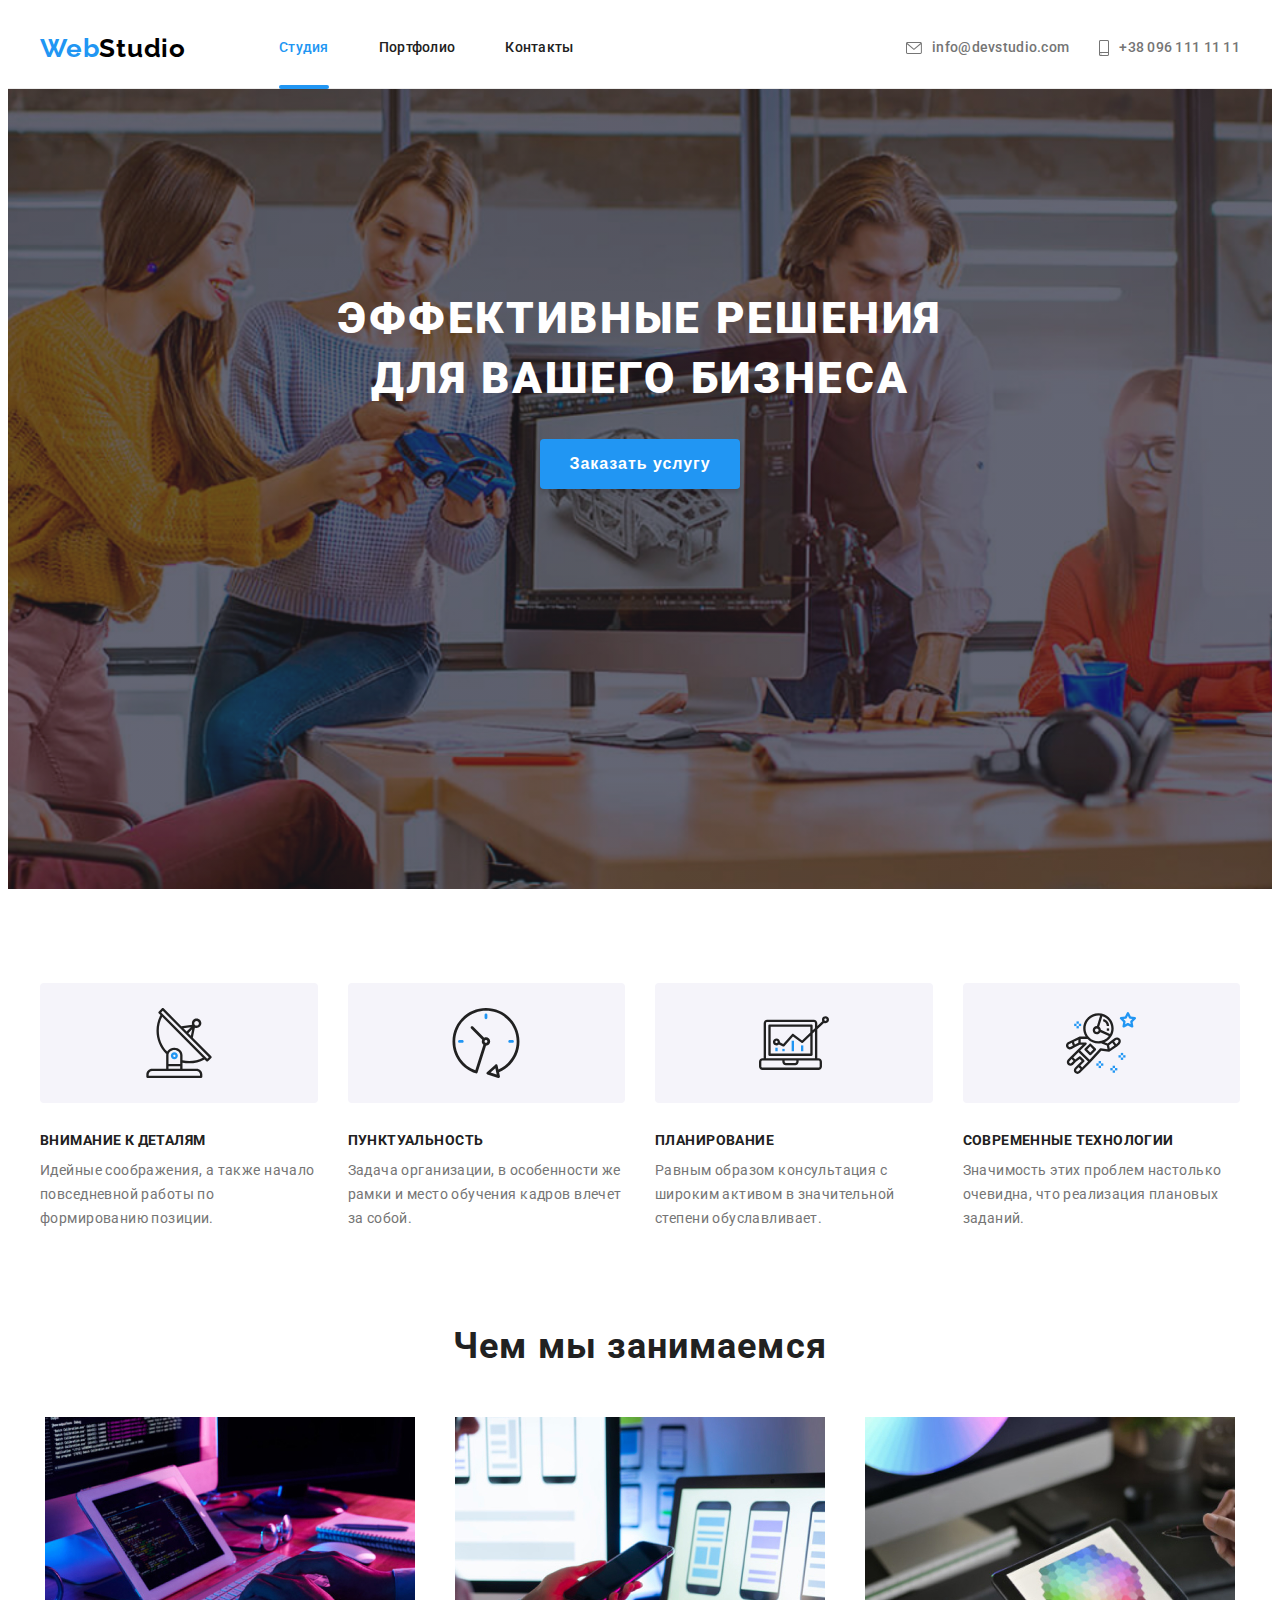
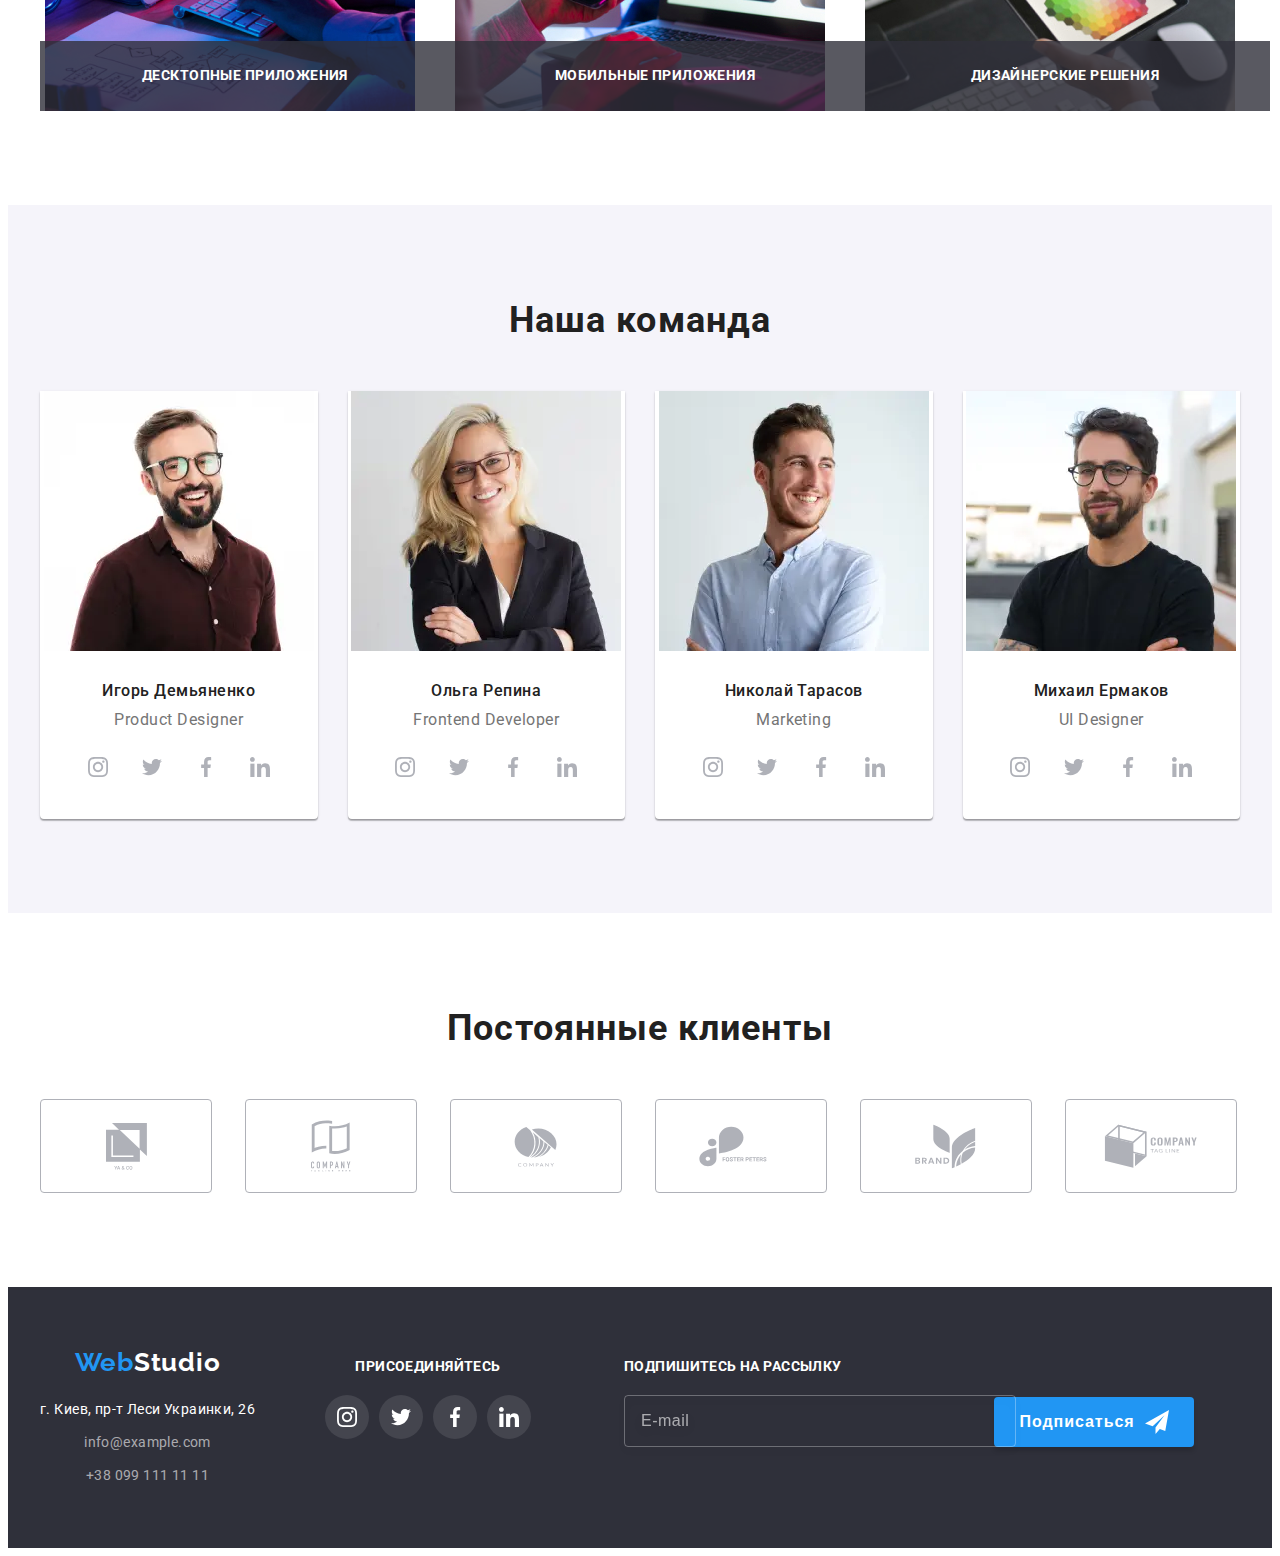
<file: index.html>
<!DOCTYPE html>
<html lang="ru">

<head>
   <meta charset="UTF-8">
   <meta http-equiv="X-UA-Compatible" content="IE=edge">
   <meta name="viewport" content="width=device-width, initial-scale=1.0">
   <link rel="stylesheet" href="https://cdnjs.cloudflare.com/ajax/libs/modern-normalize/1.1.0/modern-normalize.min.css"
      integrity="sha512-wpPYUAdjBVSE4KJnH1VR1HeZfpl1ub8YT/NKx4PuQ5NmX2tKuGu6U/JRp5y+Y8XG2tV+wKQpNHVUX03MfMFn9Q=="
      crossorigin="anonymous" referrerpolicy="no-referrer" />
   <link rel="preconnect" href="https://fonts.googleapis.com">
   <link rel="preconnect" href="https://fonts.gstatic.com" crossorigin>
   <link
      href="https://fonts.googleapis.com/css2?family=Raleway:wght@700&family=Roboto:wght@400;500;700;900&display=swap"
      rel="stylesheet">
   <link rel="stylesheet" href="https://cdnjs.cloudflare.com/ajax/libs/animate.css/4.1.1/animate.min.css" />
   <link rel="stylesheet" href="./css/main.min.css">
   <title>Webstudio</title>
</head>

<body>
   <header class="page-header">
      <div class="container">
         <a class="logo link animate__wobble" href="./index.html" lang="en"><span
               class="logo__accent">Web</span>Studio</a>
         <!-- Мобильное меню -->
         <button type="button" class="mobile-button" data-menu-button>
            <svg class="mobile-button__icon" width="40" height="40">
               <use href="./image/icons.svg#menu-button"></use>
            </svg>
         </button>

         <div class="mobile-backdrop" data-menu>
            <button type="button" class="mobile-backdrop__close-btn" data-menu-close>
               <svg class="mobile-backdrop__icon" width="40" height="40">
                  <use href="./image/icons.svg#icon-close"></use>
               </svg>
            </button>
            <div class="mobile-container">
               <ul class="mobile-nav">
                  <li class="mobile-nav__item item"><a href="./index.html"
                        class="mobile-nav__link mobile-nav__link_accent link">Студия</a></li>
                  <li class="mobile-nav__item item"><a href="./portfolio.html"
                        class="mobile-nav__link link">Портфолио</a>
                  </li>
                  <li class="mobile-nav__item item"><a href="" class="mobile-nav__link link">Контакты</a></li>
               </ul>

               <ul class="mobile-contacts">
                  <li class="mobile-contacts__item item"><a href="tel:+380961111111"
                        class="mobile-contacts__link mobile-contacts__link_size_color link">+38 096 111 11 11</a>
                  </li>
                  <li class="mobile-contacts__item item"><a href="mailto:info@devstudio.com"
                        class="mobile-contacts__link link">info@devstudio.com</a></li>
               </ul>

               <ul class="mobile-social mobile-social_indent">
                  <li class="mobile-social__item item"><a href="" class="mobile-social__link link">Instagram</a></li>
                  <li class="mobile-social__item item"><a href="" class="mobile-social__link link">Twitter</a></li>
                  <li class="mobile-social__item item"><a href="" class="mobile-social__link link">Facebook</a></li>
                  <li class="mobile-social__item item"><a href="" class="mobile-social__link link">LinkedIn</a></li>
               </ul>
            </div>
         </div>
         <!--Навигация на другие страници-->
         <nav class="page-header__main-nav">
            <ul class="main-nav-list item">
               <li class="main-nav-list__item"><a class="main-nav-list__link link link-accent"
                     href="./index.html">Студия</a></li>
               <li class="main-nav-list__item"><a class="main-nav-list__link link" href="./portfolio.html">Портфолио</a>
               </li>
               <li class="main-nav-list__item"><a class="main-nav-list__link link" href="">Контакты</a></li>
            </ul>
         </nav>
         <!--Контакты-->

         <ul class="head-contact page-header__head-contact item">
            <li class="head-contact__item">
               <a class="head-contact__link link" href="mailto:info@devstudio.com">
                  <svg class="head-contact__icon head-contact__icon_letter_size" width="16" height="12">
                     <use href="./image/icons.svg#icon-envelope-hover"></use>
                  </svg>
                  info@devstudio.com</a>
            </li>
            <li class="head-contact__item">
               <a class="head-contact__link link" href="tel:+380961111111">
                  <svg class="head-contact__icon head-contact__icon_tel_size" width="10" height="16">
                     <use href="./image/icons.svg#icon-smartphone"></use>
                  </svg>
                  +38 096 111 11 11</a>
            </li>
         </ul>
      </div>

   </header>

   <main class="main">
      <!--главный блок-->
      <section class="section main__section">
         <div class="container">
            <h1 class="section__main-title">Эффективные решения для вашего бизнеса</h1>
            <button class="button section__button" type="button" data-modal-open>Заказать услугу</button>
         </div>
      </section>

      <!--Особенности сайта-->
      <section class="section section__features">
         <div class="container">
            <h2 class="page-title visually-hidden">Особенности сайта</h2>
            <ul class="feature-list item">
               <li class="feature-list__item">
                  <div class="feature-list__block-icon">
                     <svg class="feature-list__icon">
                        <use href=./image/icons.svg#icon-antenna-1></use>
                     </svg>
                  </div>
                  <h3 class="feature-list__title">Внимание к деталям</h3>
                  <p class="feature-list__text">Идейные соображения, а также начало повседневной работы по формированию
                     позиции.
                  </p>
               </li>
               <li class="feature-list__item">
                  <div class="feature-list__block-icon">
                     <svg class="feature-list__icon">
                        <use href=./image/icons.svg#icon-clock-1></use>
                     </svg>
                  </div>
                  <h3 class="feature-list__title">Пунктуальность</h3>
                  <p class="feature-list__text">Задача организации, в особенности же рамки и место обучения кадров
                     влечет за
                     собой.</p>
               </li>
               <li class="feature-list__item">
                  <div class="feature-list__block-icon">
                     <svg class="feature-list__icon">
                        <use href=./image/icons.svg#icon-diagram-1></use>
                     </svg>
                  </div>
                  <h3 class="feature-list__title">Планирование</h3>
                  <p class="feature-list__text">Равным образом консультация с широким активом в значительной степени
                     обуславливает.</p>
               </li>
               <li class="feature-list__item">
                  <div class="feature-list__block-icon">
                     <svg class="feature-list__icon">
                        <use href=./image/icons.svg#icon-astronaut-1></use>
                     </svg>
                  </div>
                  <h3 class="feature-list__title">Современные технологии</h3>
                  <p class="feature-list__text">Значимость этих проблем настолько очевидна, что реализация плановых
                     заданий.
                  </p>
               </li>
            </ul>
         </div>
      </section>

      <!-- Чем мы занимаемся   -->
      <section class="section section__benefits">
         <div class="container">
            <h2 class="page-title">Чем мы занимаемся</h2>
            <ul class="list-description item">
               <li class="list-description__item"><img class="list-description__img" src="./image/box_1.jpg"
                     alt="руки на клавиатуре" width="370" height="294">
                  <p class="list-description__text">Десктопные приложения</p>
               </li>
               <li class="list-description__item"><img class="list-description__img" src="./image/box_2.jpg"
                     alt="в руках телефон" width="370" height="294">
                  <p class="list-description__text">Мобильные приложения</p>
               </li>
               <li class="list-description__item"><img class="list-description__img" src="./image/box_3.jpg"
                     alt="в руках планшет" width="370" height="294">
                  <p class="list-description__text">Дизайнерские решения</p>
               </li>
            </ul>
         </div>
      </section>

      <!-- Наша команда -->
      <section class="section section__team">
         <div class="container">
            <h2 class="page-title">Наша команда</h2>
            <ul class="team-list item">
               <li class="team-list__item">
                  <picture>
                     <source srcset="./image/our-team/desktop.webp 1x, ./image/our-team/desktop@2x.webp 2x"
                        media="(min-width: 1200px)" type="image/webp">
                     <source srcset="./image/our-team/desktop.jpg 1x, ./image/our-team/desktop@2x.jpg 2x"
                        media="(min-width: 1200px)">
                     <source srcset="./image/our-team/tablet.webp 1x, ./image/our-team/tablet@2x.webp 2x"
                        media="(min-width: 768px)" type="image/webp">
                     <source srcset="./image/our-team/tablet.jpg 1x, ./image/our-team/tablet@2x.jpg 2x"
                        media="(min-width: 768px)">
                     <source srcset="./image/our-team/mobile.webp 1x, ./image/our-team/mobile@2x.webp 2x"
                        media="(max-width: 767px)" type="image/webp">
                     <source srcset="./image/our-team/mobile.jpg 1x, ./image/our-team/mobile@2x.jpg 2x"
                        media="(max-width: 767px)">
                     <img class="img-team" src="./image/our-team/mobile.jpg" alt="Игорь">
                  </picture>
                  <div class="team-list__block-name">
                     <h3 class="team-list__name">Игорь Демьяненко</h3>
                     <p class="team-list__profession">Product Designer</p>
                     <ul class="icons-list icons-list_size item">
                        <li class="icons-list__item">
                           <a href="" class="icons-list__link link">
                              <svg class="icons-list__icon">
                                 <use href="./image/icons.svg#icon-instagram"></use>
                              </svg>
                           </a>
                        </li>
                        <li class="icons-list__item">
                           <a href="" class="icons-list__link link">
                              <svg class="icons-list__icon">
                                 <use href="./image/icons.svg#icon-twitter"></use>
                              </svg>
                           </a>
                        </li>
                        <li class="icons-list__item">
                           <a href="" class="icons-list__link link">
                              <svg class="icons-list__icon">
                                 <use href="./image/icons.svg#icon-facebook"></use>
                              </svg>
                           </a>
                        </li>
                        <li class="icons-list__item">
                           <a href="" class="icons-list__link link">
                              <svg class="icons-list__icon">
                                 <use href="./image/icons.svg#icon-linkedin"></use>
                              </svg>
                           </a>
                        </li>
                     </ul>
                  </div>
               </li>
               <li class="team-list__item">
                  <picture>
                     <source srcset="./image/our-team/desktop2.webp 1x, ./image/our-team/desktop2@2x.webp 2x"
                        media="(min-width: 1200px)" type="image/webp">
                     <source srcset="./image/our-team/desktop2.jpg 1x, ./image/our-team/desktop2@2x.jpg 2x"
                        media="(min-width: 1200px)">
                     <source srcset="./image/our-team/tablet2.webp 1x, ./image/our-team/tablet2@2x.webp 2x"
                        media="(min-width: 768px)" type="image/webp">
                     <source srcset="./image/our-team/tablet2.jpg 1x, ./image/our-team/tablet2@2x.jpg 2x"
                        media="(min-width: 768px)">
                     <source srcset="./image/our-team/mobile2.webp 1x, ./image/our-team/mobile2@2x.webp 2x"
                        media="(max-width: 767px)" type="image/webp">
                     <source srcset="./image/our-team/mobile2.jpg 1x, ./image/our-team/mobile2@2x.jpg 2x"
                        media="(max-width: 767px)">
                     <img class="img-team" src="./image/our-team/mobile2.jpg" alt="Ольга">
                  </picture>
                  <div class="team-list__block-name">
                     <h3 class="team-list__name">Ольга Репина</h3>
                     <p class="team-list__profession">Frontend Developer</p>
                     <ul class="icons-list icons-list_size item">
                        <li class="icons-list__item">
                           <a href="" class="icons-list__link link">
                              <svg class="icons-list__icon">
                                 <use href="./image/icons.svg#icon-instagram"></use>
                              </svg>
                           </a>
                        </li>
                        <li class="icons-list__item">
                           <a href="" class="icons-list__link link">
                              <svg class="icons-list__icon">
                                 <use href="./image/icons.svg#icon-twitter"></use>
                              </svg>
                           </a>
                        </li>
                        <li class="icons-list__item">
                           <a href="" class="icons-list__link link">
                              <svg class="icons-list__icon">
                                 <use href="./image/icons.svg#icon-facebook"></use>
                              </svg>
                           </a>
                        </li>
                        <li class="icons-list__item">
                           <a href="" class="icons-list__link link">
                              <svg class="icons-list__icon">
                                 <use href="./image/icons.svg#icon-linkedin"></use>
                              </svg>
                           </a>
                        </li>
                     </ul>
                  </div>
               </li>
               <li class="team-list__item">
                  <picture>
                     <source srcset="./image/our-team/desktop3.webp 1x, ./image/our-team/desktop3@2x.webp 2x"
                        media="(min-width: 1200px)" type="image/webp">
                     <source srcset="./image/our-team/desktop3.jpg 1x, ./image/our-team/desktop3@2x.jpg 2x"
                        media="(min-width: 1200px)">
                     <source srcset="./image/our-team/tablet3.webp 1x, ./image/our-team/tablet3@2x.webp 2x"
                        media="(min-width: 768px)" type="image/webp">
                     <source srcset="./image/our-team/tablet3.jpg 1x, ./image/our-team/tablet3@2x.jpg 2x"
                        media="(min-width: 768px)">
                     <source srcset="./image/our-team/mobile3.webp 1x, ./image/our-team/mobile3@2x.webp 2x"
                        media="(max-width: 767px)" type="image/webp">
                     <source srcset="./image/our-team/mobile3.jpg 1x, ./image/our-team/mobile3@2x.jpg 2x"
                        media="(max-width: 767px)">
                     <img class="img-team" src="./image/our-team/mobile3.jpg" alt="Николай">
                  </picture>
                  <div class="team-list__block-name">
                     <h3 class="team-list__name">Николай Тарасов</h3>
                     <p class="team-list__profession">Marketing</p>
                     <ul class="icons-list icons-list_size item">
                        <li class="icons-list__item">
                           <a href="" class="icons-list__link link">
                              <svg class="icons-list__icon">
                                 <use href="./image/icons.svg#icon-instagram"></use>
                              </svg>
                           </a>
                        </li>
                        <li class="icons-list__item">
                           <a href="" class="icons-list__link link">
                              <svg class="icons-list__icon">
                                 <use href="./image/icons.svg#icon-twitter"></use>
                              </svg>
                           </a>
                        </li>
                        <li class="icons-list__item">
                           <a href="" class="icons-list__link link">
                              <svg class="icons-list__icon">
                                 <use href="./image/icons.svg#icon-facebook"></use>
                              </svg>
                           </a>
                        </li>
                        <li class="icons-list__item">
                           <a href="" class="icons-list__link link">
                              <svg class="icons-list__icon">
                                 <use href="./image/icons.svg#icon-linkedin"></use>
                              </svg>
                           </a>
                        </li>
                     </ul>
                  </div>
               </li>
               <li class="team-list__item">
                  <picture>
                     <source srcset="./image/our-team/desktop4.webp 1x, ./image/our-team/desktop4@2x.webp 2x"
                        media="(min-width: 1200px)" type="image/webp">
                     <source srcset="./image/our-team/desktop4.jpg 1x, ./image/our-team/desktop4@2x.jpg 2x"
                        media="(min-width: 1200px)">
                     <source srcset="./image/our-team/tablet4.webp 1x, ./image/our-team/tablet4@2x.webp 2x"
                        media="(min-width: 768px)" type="image/webp">
                     <source srcset="./image/our-team/tablet4.jpg 1x, ./image/our-team/tablet4@2x.jpg 2x"
                        media="(min-width: 768px)">
                     <source srcset="./image/our-team/mobile4.webp 1x, ./image/our-team/mobile4@2x.webp 2x"
                        media="(max-width: 767px)" type="image/webp">
                     <source srcset="./image/our-team/mobile4.jpg 1x, ./image/our-team/mobile4@2x.jpg 2x"
                        media="(max-width: 767px)">
                     <img class="img-team" src="./image/our-team/mobile4.jpg" alt="Игорь">
                  </picture>
                  <div class="team-list__block-name">
                     <h3 class="team-list__name">Михаил Ермаков</h3>
                     <p class="team-list__profession">UI Designer</p>
                     <ul class="icons-list icons-list_size item">
                        <li class="icons-list__item">
                           <a href="" class="icons-list__link link">
                              <svg class="icons-list__icon">
                                 <use href="./image/icons.svg#icon-instagram"></use>
                              </svg>
                           </a>
                        </li>
                        <li class="icons-list__item">
                           <a href="" class="icons-list__link link">
                              <svg class="icons-list__icon">
                                 <use href="./image/icons.svg#icon-twitter"></use>
                              </svg>
                           </a>
                        </li>
                        <li class="icons-list__item">
                           <a href="" class="icons-list__link link">
                              <svg class="icons-list__icon">
                                 <use href="./image/icons.svg#icon-facebook"></use>
                              </svg>
                           </a>
                        </li>
                        <li class="icons-list__item">
                           <a href="" class="icons-list__link link">
                              <svg class="icons-list__icon">
                                 <use href="./image/icons.svg#icon-linkedin"></use>
                              </svg>
                           </a>
                        </li>
                     </ul>
                  </div>
               </li>
            </ul>
         </div>
      </section>

      <!-- Постоянные клиенты -->
      <section class="section">
         <div class="container">
            <h2 class="page-title">Постоянные клиенты</h2>
            <ul class="list-clients item">
               <li class="list-clients__item">
                  <a href="" class="list-clients__link">

                     <svg class="list-clients__icon" width="41" height="47">
                        <use href="./image/icons.svg#icon-group"></use>
                     </svg>

                  </a>
               </li>
               <li class="list-clients__item">
                  <a href="" class="list-clients__link">

                     <svg class="list-clients__icon" width="40" height="52">
                        <use href="./image/icons.svg#icon-group-1"></use>
                     </svg>

                  </a>
               </li>
               <li class="list-clients__item">
                  <a href="" class="list-clients__link">

                     <svg class="list-clients__icon" width="43" height="41">
                        <use href="./image/icons.svg#icon-group-2"></use>
                     </svg>

                  </a>
               </li>
               <li class="list-clients__item">
                  <a href="" class="list-clients__link">

                     <svg class="list-clients__icon" width="84" height="41">
                        <use href="./image/icons.svg#icon-group-3"></use>
                     </svg>

                  </a>
               </li>
               <li class="list-clients__item">
                  <a href="" class="list-clients__link">

                     <svg class="list-clients__icon" width="63" height="45">
                        <use href="./image/icons.svg#icon-group-4"></use>
                     </svg>

                  </a>
               </li>
               <li class="list-clients__item">
                  <a href="" class="list-clients__link">

                     <svg class="list-clients__icon" width="94" height="44">
                        <use href="./image/icons.svg#icon-group-5"></use>
                     </svg>

                  </a>
               </li>
            </ul>
         </div>
      </section>
   </main>

   <!-- Футер контакты -->
   <footer class="page-footer">
      <div class="container container__flex">
         <div class="page-footer__container-tablet">
            <div class="container-adress">
               <a class="logo link page-footer__logo" href="./index.html" lang="en"><span
                     class="logo__accent">Web</span>Studio</a>
               <address class="page-footer__adress">
                  <ul class="list-contact page-footer__list-contact item">
                     <li class="list-contact__item"><a class="list-contact__link list-contact__link_theme_light link"
                           href="https://goo.gl/maps/WN71BLrKNxGnRLgBA" target="blank" rel="noopener noreferrer">г.
                           Киев,
                           пр-т Леси Украинки, 26</a></li>
                     <li class="list-contact__item"><a class="list-contact__link list-contact__link_theme_dark link"
                           href="mailto:info@devstudio.com">info@example.com</a></li>
                     <li class="list-contact__item"><a class="list-contact__link list-contact__link_theme_dark link"
                           href="tel:+380991111111">+38 099 111 11 11</a>
                     </li>
                  </ul>
               </address>
            </div>
            <!-- Присоединяйтесь -->
            <div class="footer-join">
               <b class="footer-join__title">присоединяйтесь</b>
               <ul class="icons-list item">
                  <li class="icons-list__item">
                     <a href="" class="icons-list__link link">
                        <svg class="icons-list__icon">
                           <use href="./image/icons.svg#icon-instagram"></use>
                        </svg>
                     </a>
                  </li>
                  <li class="icons-list__item">
                     <a href="" class="icons-list__link link">
                        <svg class="icons-list__icon">
                           <use href="./image/icons.svg#icon-twitter"></use>
                        </svg>
                     </a>
                  </li>
                  <li class="icons-list__item">
                     <a href="" class="icons-list__link link">
                        <svg class="icons-list__icon">
                           <use href="./image/icons.svg#icon-facebook"></use>
                        </svg>
                     </a>
                  </li>
                  <li class="icons-list__item">
                     <a href="" class="icons-list__link link">
                        <svg class="icons-list__icon">
                           <use href="./image/icons.svg#icon-linkedin"></use>
                        </svg>
                     </a>
                  </li>
               </ul>
            </div>
         </div>


         <form action="#" class="form-footer-sign">
            <label class="form-footer-sign__invite">Подпишитесь на рассылку
               <input type="email" name="user-send-mail" placeholder="E-mail" class="form-footer-sign__field">
            </label>
            <button type="submit" class="button">
               <span class="footer-send-btn-invite">Подписаться</span>
               <svg class="footer-send-icon" width="24" height="24">
                  <use href="./image/icons.svg#icon-icon-telegram"></use>
               </svg>
            </button>
         </form>
      </div>

   </footer>

   <!-- Модальное окно -->
   <div class="backdrop is-hidden" data-modal>
      <div class="modal-backdrop">
         <button type="button" class="modal-backdrop__button" data-modal-close>
            <svg class="modal-backdrop__icon" width="18" height="18">
               <use href="./image/icons.svg#icon-close"></use>
            </svg>
         </button>
         <form action="#" method="GET" class="modal-form">
            <b class="modal-form__head">Оставьте свои данные, мы вам перезвоним</b>
            <label class="modal-form__label">
               Имя
               <span class="modal-form__container">
                  <input type="text" name="user-name" minlength="2" class="modal-form__field" required>
                  <svg class="modal-form__icon" width="18" height="18">
                     <use href="./image/icons.svg#icon-person"></use>
                  </svg>
               </span>
            </label>
            <label class="modal-form__label">
               Телефон
               <span class="modal-form__container">
                  <input type="tel" name="user-tel" class="modal-form__field" required>
                  <svg class="modal-form__icon" width="18" height="18">
                     <use href="./image/icons.svg#icon-phone"></use>
                  </svg>
               </span>
            </label>
            <label class="modal-form__label">
               Почта
               <span class="modal-form__container">
                  <input type="email" name="user-mail" class="modal-form__field" required>
                  <svg class="modal-form__icon" width="18" height="18">
                     <use href="./image/icons.svg#icon-email"></use>
                  </svg>
               </span>
            </label>
            <label class="modal-form__label">
               Комментарий
               <textarea name="user-coment" class="modal-form__coment" placeholder="Введите текст"></textarea>
            </label>
            <label class="modal-form__policy">
               <input type="checkbox" name="agree-policy" required class="modal-form__checkbox visually-hidden">
               <svg class="modal-form__check-icon" width="16" height="15">
                  <use href="./image/icons.svg#icon-icon-check-two"></use>
               </svg>
               <span class="modal-form__text">Соглашаюсь с рассылкой и принимаю&nbsp
                  <a href="" target="blank" rel="noopener noreferrer" class="modal-form__link-policy">Условия
                     договора</a>
               </span>
            </label>
            <button type="submit" class="button modal-form__button">Отправить</button>
         </form>
      </div>
   </div>

   <script src="./js/modal.js"></script>
   <script src="./js/menu.js"></script>
</body>

</html>
</file>
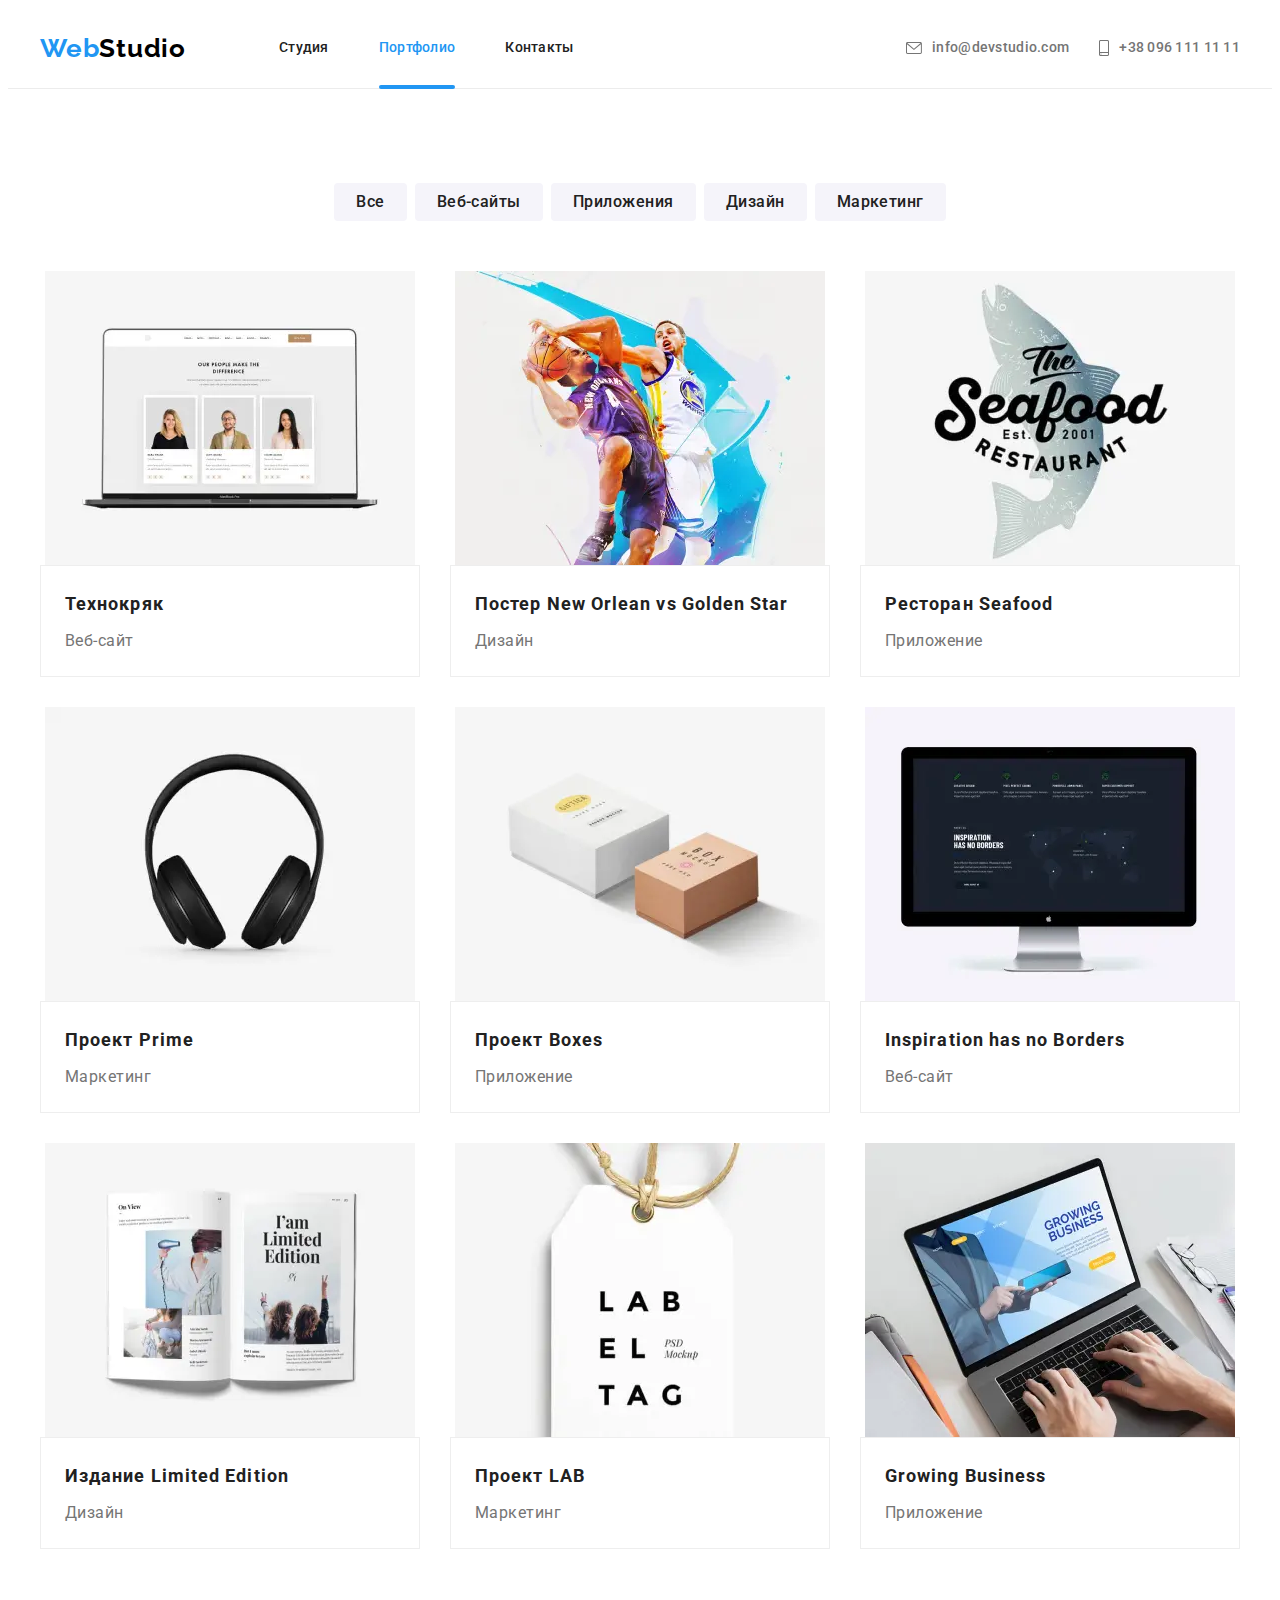
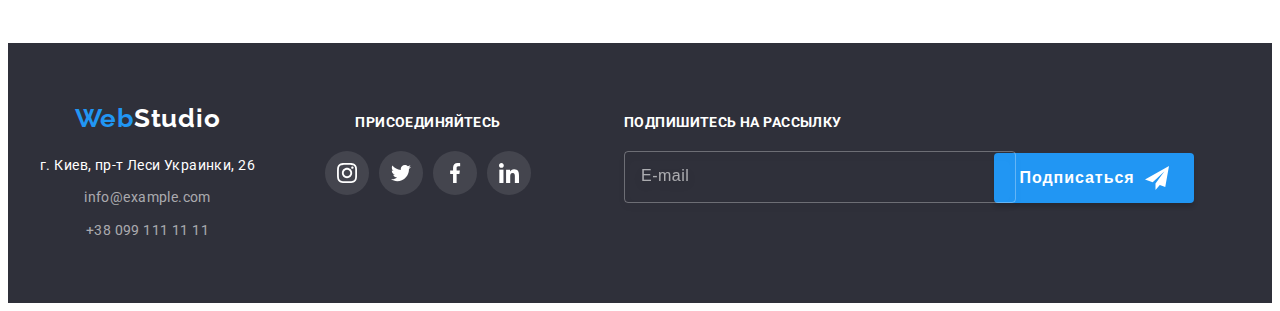
<file: portfolio.html>
<!DOCTYPE html>
<html lang="ru">

<head>
   <meta charset="UTF-8">
   <meta http-equiv="X-UA-Compatible" content="IE=edge">
   <meta name="viewport" content="width=device-width, initial-scale=1.0">
   <link rel="stylesheet" href="https://cdnjs.cloudflare.com/ajax/libs/modern-normalize/1.1.0/modern-normalize.min.css"
      integrity="sha512-wpPYUAdjBVSE4KJnH1VR1HeZfpl1ub8YT/NKx4PuQ5NmX2tKuGu6U/JRp5y+Y8XG2tV+wKQpNHVUX03MfMFn9Q=="
      crossorigin="anonymous" referrerpolicy="no-referrer" />
   <link rel="preconnect" href="https://fonts.googleapis.com">
   <link rel="preconnect" href="https://fonts.gstatic.com" crossorigin>
   <link
      href="https://fonts.googleapis.com/css2?family=Raleway:wght@700&family=Roboto:wght@400;500;700;900&display=swap"
      rel="stylesheet">
   <link rel="stylesheet" href="https://cdnjs.cloudflare.com/ajax/libs/animate.css/4.1.1/animate.min.css" />
   <link rel="stylesheet" href="./css/main.min.css">
   <title>Document</title>
</head>

<body>
   <!-- Header -->
   <header class="page-header">
      <div class="container">
         <a class="logo link animate__wobble" href="./index.html" lang="en"><span
               class="logo__accent">Web</span>Studio</a>
         <!-- Мобильное меню -->
         <button type="button" class="mobile-button" data-menu-button>
            <svg class="mobile-button__icon" width="40" height="40">
               <use href="./image/icons.svg#menu-button"></use>
            </svg>
         </button>

         <div class="mobile-backdrop" data-menu>
            <button type="button" class="mobile-backdrop__close-btn" data-menu-close>
               <svg class="mobile-backdrop__icon" width="40" height="40">
                  <use href="./image/icons.svg#icon-close"></use>
               </svg>
            </button>
            <div class="mobile-container">
               <ul class="mobile-nav">
                  <li class="mobile-nav__item item"><a href="./index.html" class="mobile-nav__link link">Студия</a></li>
                  <li class="mobile-nav__item item"><a href="./portfolio.html"
                        class="mobile-nav__link mobile-nav__link_accent link">Портфолио</a>
                  </li>
                  <li class="mobile-nav__item item"><a href="" class="mobile-nav__link link">Контакты</a></li>
               </ul>

               <ul class="mobile-contacts">
                  <li class="mobile-contacts__item item"><a href="tel:+380961111111"
                        class="mobile-contacts__link mobile-contacts__link_size_color link">+38 096 111 11 11</a>
                  </li>
                  <li class="mobile-contacts__item item"><a href="mailto:info@devstudio.com"
                        class="mobile-contacts__link link">info@devstudio.com</a></li>
               </ul>

               <ul class="mobile-social mobile-social_indent">
                  <li class="mobile-social__item item"><a href="" class="mobile-social__link link">Instagram</a></li>
                  <li class="mobile-social__item item"><a href="" class="mobile-social__link link">Twitter</a></li>
                  <li class="mobile-social__item item"><a href="" class="mobile-social__link link">Facebook</a></li>
                  <li class="mobile-social__item item"><a href="" class="mobile-social__link link">LinkedIn</a></li>
               </ul>
            </div>
         </div>
         <!--Навигация на другие страници-->
         <nav class="page-header__main-nav">
            <ul class="main-nav-list item">
               <li class="main-nav-list__item"><a class="main-nav-list__link link"
                     href="./index.html">Студия</a></li>
               <li class="main-nav-list__item"><a class="main-nav-list__link link link-accent" href="./portfolio.html">Портфолио</a>
               </li>
               <li class="main-nav-list__item"><a class="main-nav-list__link link" href="">Контакты</a></li>
            </ul>
         </nav>
         <!--Контакты-->

         <ul class="head-contact page-header__head-contact item">
            <li class="head-contact__item">
               <a class="head-contact__link link" href="mailto:info@devstudio.com">
                  <svg class="head-contact__icon head-contact__icon_letter_size" width="16" height="12">
                     <use href="./image/icons.svg#icon-envelope-hover"></use>
                  </svg>
                  info@devstudio.com</a>
            </li>
            <li class="head-contact__item">
               <a class="head-contact__link link" href="tel:+380961111111">
                  <svg class="head-contact__icon head-contact__icon_tel_size" width="10" height="16">
                     <use href="./image/icons.svg#icon-smartphone"></use>
                  </svg>
                  +38 096 111 11 11</a>
            </li>
         </ul>
      </div>

   </header>

   <main>
      <!-- Карточки -->
      <section class="section">
         <div class="container">
            <h1 class="main-title-cards visually-hidden">Карточки</h1>
            <ul class="list-button list-button_position item">
               <li class="list-button__item"><button class="list-button__btn" type="button">Все</button></li>
               <li class="list-button__item"><button class="list-button__btn" type="button">Веб-сайты</button></li>
               <li class="list-button__item"><button class="list-button__btn" type="button">Приложения</button></li>
               <li class="list-button__item"><button class="list-button__btn" type="button">Дизайн</button></li>
               <li class="list-button__item"><button class="list-button__btn" type="button">Маркетинг</button></li>
            </ul>

            <ul class="list-cards item">
               <li class="list-cards__item"><a class="list-cards__link link" href="">
                     <div class="list-cards__container-overlay">
                        <picture>
                           <source
                              srcset="./image/image-portfolio/desktop.webp 1x, ./image/image-portfolio/desktop@2x.webp 2x"
                              media="(min-width: 1200px)" type="image/webp">
                           <source
                              srcset="./image/image-portfolio/desktop.jpg 1x, ./image/image-portfolio/desktop@2x.jpg 2x"
                              media="(min-width: 1200px)">
                           <source
                              srcset="./image/image-portfolio/tablet.webp 1x, ./image/image-portfolio/tablet@2x.webp 2x"
                              media="(min-width: 768px)" type="image/webp">
                           <source
                              srcset="./image/image-portfolio/tablet.jpg 1x, ./image/image-portfolio/tablet@2x.jpg 2x"
                              media="(min-width: 768px)">
                           <source
                              srcset="./image/image-portfolio/mobile.webp 1x, ./image/image-portfolio/mobile@2x.webp 2x"
                              media="(max-width: 767px)" type="image/webp">
                           <source
                              srcset="./image/image-portfolio/mobile.jpg 1x, ./image/image-portfolio/mobile@2x.jpg 2x"
                              media="(max-width: 767px)">
                           <img class="list-cards__img" src="./image/image-portfolio/mobile.jpg"
                              alt="сайт открытый на ноутбуке">
                        </picture>
                        <p class="list-cards__overlay-text">
                           Технокряк это современная площадка распространения коронавируса. Компании используют эту
                           платформу для цифрового шпионажа и атак на защищённые сервера конкурентов.
                        </p>
                     </div>
                     <div class="list-cards__container-description">
                        <h2 class="list-cards__title">Технокряк</h2>
                        <p class="list-cards__description">Веб-сайт</p>
                     </div>
                  </a></li>
               <li class="list-cards__item"><a class="list-cards__link link" href="">
                     <div class="list-cards__container-overlay">
                        <picture>
                           <source
                              srcset="./image/image-portfolio/desktop2.webp 1x, ./image/image-portfolio/desktop2@2x.webp 2x"
                              media="(min-width: 1200px)" type="image/webp">
                           <source
                              srcset="./image/image-portfolio/desktop2.jpg 1x, ./image/image-portfolio/desktop2@2x.jpg 2x"
                              media="(min-width: 1200px)">
                           <source
                              srcset="./image/image-portfolio/tablet2.webp 1x, ./image/image-portfolio/tablet2@2x.webp 2x"
                              media="(min-width: 768px)" type="image/webp">
                           <source
                              srcset="./image/image-portfolio/tablet2.jpg 1x, ./image/image-portfolio/tablet2@2x.jpg 2x"
                              media="(min-width: 768px)">
                           <source
                              srcset="./image/image-portfolio/mobile2.webp 1x, ./image/image-portfolio/mobile2@2x.webp 2x"
                              media="(max-width: 767px)" type="image/webp">
                           <source
                              srcset="./image/image-portfolio/mobile2.jpg 1x, ./image/image-portfolio/mobile2@2x.jpg 2x"
                              media="(max-width: 767px)">
                           <img class="list-cards__img" src="./image/image-portfolio/mobile2.jpg"
                              alt="два баскетболиста">
                        </picture>
                        <p class="list-cards__overlay-text">
                           Технокряк это современная площадка распространения коронавируса. Компании используют эту
                           платформу для цифрового шпионажа и атак на защищённые сервера конкурентов.
                        </p>
                     </div>
                     <div class="list-cards__container-description">
                        <h2 class="list-cards__title">Постер New Orlean vs Golden Star</h2>
                        <p class="list-cards__description">Дизайн</p>
                     </div>
                  </a></li>
               <li class="list-cards__item"><a class="list-cards__link link" href="">
                     <div class="list-cards__container-overlay">
                        <picture>
                           <source
                              srcset="./image/image-portfolio/desktop3.webp 1x, ./image/image-portfolio/desktop3@2x.webp 2x"
                              media="(min-width: 1200px)" type="image/webp">
                           <source
                              srcset="./image/image-portfolio/desktop3.jpg 1x, ./image/image-portfolio/desktop3@2x.jpg 2x"
                              media="(min-width: 1200px)">
                           <source
                              srcset="./image/image-portfolio/tablet3.webp 1x, ./image/image-portfolio/tablet3@2x.webp 2x"
                              media="(min-width: 768px)" type="image/webp">
                           <source
                              srcset="./image/image-portfolio/tablet3.jpg 1x, ./image/image-portfolio/tablet3@2x.jpg 2x"
                              media="(min-width: 768px)">
                           <source
                              srcset="./image/image-portfolio/mobile3.webp 1x, ./image/image-portfolio/mobile3@2x.webp 2x"
                              media="(max-width: 767px)" type="image/webp">
                           <source
                              srcset="./image/image-portfolio/mobile3.jpg 1x, ./image/image-portfolio/mobile3@2x.jpg 2x"
                              media="(max-width: 767px)">
                           <img class="list-cards__img" src="./image/image-portfolio/mobile3.jpg"
                              alt="логотип ресторана">
                        </picture>
                        <p class="list-cards__overlay-text">
                           Технокряк это современная площадка распространения коронавируса. Компании используют эту
                           платформу для цифрового шпионажа и атак на защищённые сервера конкурентов.
                        </p>
                     </div>
                     <div class="list-cards__container-description">
                        <h2 class="list-cards__title">Ресторан Seafood</h2>
                        <p class="list-cards__description">Приложение</p>
                     </div>
                  </a></li>
               <li class="list-cards__item"><a class="list-cards__link link" href="">
                     <div class="list-cards__container-overlay">
                        <picture>
                           <source
                              srcset="./image/image-portfolio/desktop4.webp 1x, ./image/image-portfolio/desktop4@2x.webp 2x"
                              media="(min-width: 1200px)" type="image/webp">
                           <source
                              srcset="./image/image-portfolio/desktop4.jpg 1x, ./image/image-portfolio/desktop4@2x.jpg 2x"
                              media="(min-width: 1200px)">
                           <source
                              srcset="./image/image-portfolio/tablet4.webp 1x, ./image/image-portfolio/tablet4@2x.webp 2x"
                              media="(min-width: 768px)" type="image/webp">
                           <source
                              srcset="./image/image-portfolio/tablet4.jpg 1x, ./image/image-portfolio/tablet4@2x.jpg 2x"
                              media="(min-width: 768px)">
                           <source
                              srcset="./image/image-portfolio/mobile4.webp 1x, ./image/image-portfolio/mobile4@2x.webp 2x"
                              media="(max-width: 767px)" type="image/webp">
                           <source
                              srcset="./image/image-portfolio/mobile4.jpg 1x, ./image/image-portfolio/mobile4@2x.jpg 2x"
                              media="(max-width: 767px)">
                           <img class="list-cards__img" src="./image/image-portfolio/mobile4.jpg" alt="наушники">
                        </picture>
                        <p class="list-cards__overlay-text">
                           Технокряк это современная площадка распространения коронавируса. Компании используют эту
                           платформу для цифрового шпионажа и атак на защищённые сервера конкурентов.
                        </p>
                     </div>
                     <div class="list-cards__container-description">
                        <h2 class="list-cards__title">Проект Prime</h2>
                        <p class="list-cards__description">Маркетинг</p>
                     </div>
                  </a></li>
               <li class="list-cards__item"><a class="list-cards__link link" href="">
                     <div class="list-cards__container-overlay">
                        <picture>
                           <source
                              srcset="./image/image-portfolio/desktop5.webp 1x, ./image/image-portfolio/desktop5@2x.webp 2x"
                              media="(min-width: 1200px)" type="image/webp">
                           <source
                              srcset="./image/image-portfolio/desktop5.jpg 1x, ./image/image-portfolio/desktop5@2x.jpg 2x"
                              media="(min-width: 1200px)">
                           <source
                              srcset="./image/image-portfolio/tablet5.webp 1x, ./image/image-portfolio/tablet5@2x.webp 2x"
                              media="(min-width: 768px)" type="image/webp">
                           <source
                              srcset="./image/image-portfolio/tablet5.jpg 1x, ./image/image-portfolio/tablet5@2x.jpg 2x"
                              media="(min-width: 768px)">
                           <source
                              srcset="./image/image-portfolio/mobile5.webp 1x, ./image/image-portfolio/mobile5@2x.webp 2x"
                              media="(max-width: 767px)" type="image/webp">
                           <source
                              srcset="./image/image-portfolio/mobile5.jpg 1x, ./image/image-portfolio/mobile5@2x.jpg 2x"
                              media="(max-width: 767px)">
                           <img class="list-cards__img" src="./image/image-portfolio/mobile5.jpg"
                              alt="две коробки белого и коричневого цвета">
                        </picture>
                        <p class="list-cards__overlay-text">
                           Технокряк это современная площадка распространения коронавируса. Компании используют эту
                           платформу для цифрового шпионажа и атак на защищённые сервера конкурентов.
                        </p>
                     </div>
                     <div class="list-cards__container-description">
                        <h2 class="list-cards__title">Проект Boxes</h2>
                        <p class="list-cards__description">Приложение</p>
                     </div>
                  </a></li>
               <li class="list-cards__item"><a class="list-cards__link link" href="">
                     <div class="list-cards__container-overlay">
                        <picture>
                           <source
                              srcset="./image/image-portfolio/desktop6.webp 1x, ./image/image-portfolio/desktop6@2x.webp 2x"
                              media="(min-width: 1200px)" type="image/webp">
                           <source
                              srcset="./image/image-portfolio/desktop6.jpg 1x, ./image/image-portfolio/desktop6@2x.jpg 2x"
                              media="(min-width: 1200px)">
                           <source
                              srcset="./image/image-portfolio/tablet6.webp 1x, ./image/image-portfolio/tablet6@2x.webp 2x"
                              media="(min-width: 768px)" type="image/webp">
                           <source
                              srcset="./image/image-portfolio/tablet6.jpg 1x, ./image/image-portfolio/tablet6@2x.jpg 2x"
                              media="(min-width: 768px)">
                           <source
                              srcset="./image/image-portfolio/mobile6.webp 1x, ./image/image-portfolio/mobile6@2x.webp 2x"
                              media="(max-width: 767px)" type="image/webp">
                           <source
                              srcset="./image/image-portfolio/mobile6.jpg 1x, ./image/image-portfolio/mobile6@2x.jpg 2x"
                              media="(max-width: 767px)">
                           <img class="list-cards__img" src="./image/image-portfolio/mobile6.jpg"
                              alt="сайт на моноблоке">
                        </picture>
                        <p class="list-cards__overlay-text">
                           Технокряк это современная площадка распространения коронавируса. Компании используют эту
                           платформу для цифрового шпионажа и атак на защищённые сервера конкурентов.
                        </p>
                     </div>
                     <div class="list-cards__container-description">
                        <h2 class="list-cards__title">Inspiration has no Borders</h2>
                        <p class="list-cards__description">Веб-сайт</p>
                     </div>
                  </a></li>
               <li class="list-cards__item"><a class="list-cards__link link" href="">
                     <div class="list-cards__container-overlay">
                        <picture>
                           <source
                              srcset="./image/image-portfolio/desktop7.webp 1x, ./image/image-portfolio/desktop7@2x.webp 2x"
                              media="(min-width: 1200px)" type="image/webp">
                           <source
                              srcset="./image/image-portfolio/desktop7.jpg 1x, ./image/image-portfolio/desktop7@2x.jpg 2x"
                              media="(min-width: 1200px)">
                           <source
                              srcset="./image/image-portfolio/tablet7.webp 1x, ./image/image-portfolio/tablet7@2x.webp 2x"
                              media="(min-width: 768px)" type="image/webp">
                           <source
                              srcset="./image/image-portfolio/tablet7.jpg 1x, ./image/image-portfolio/tablet7@2x.jpg 2x"
                              media="(min-width: 768px)">
                           <source
                              srcset="./image/image-portfolio/mobile7.webp 1x, ./image/image-portfolio/mobile7@2x.webp 2x"
                              media="(max-width: 767px)" type="image/webp">
                           <source
                              srcset="./image/image-portfolio/mobile7.jpg 1x, ./image/image-portfolio/mobile7@2x.jpg 2x"
                              media="(max-width: 767px)">
                           <img class="list-cards__img" src="./image/image-portfolio/mobile7.jpg" alt="открытый журнал">
                        </picture>
                        <p class="list-cards__overlay-text">
                           Технокряк это современная площадка распространения коронавируса. Компании используют эту
                           платформу для цифрового шпионажа и атак на защищённые сервера конкурентов.
                        </p>
                     </div>
                     <div class="list-cards__container-description">
                        <h2 class="list-cards__title">Издание Limited Edition</h2>
                        <p class="list-cards__description">Дизайн</p>
                     </div>
                  </a></li>
               <li class="list-cards__item"><a class="list-cards__link link" href="">
                     <div class="list-cards__container-overlay">
                        <picture>
                           <source
                              srcset="./image/image-portfolio/desktop8.webp 1x, ./image/image-portfolio/desktop8@2x.webp 2x"
                              media="(min-width: 1200px)" type="image/webp">
                           <source
                              srcset="./image/image-portfolio/desktop8.jpg 1x, ./image/image-portfolio/desktop8@2x.jpg 2x"
                              media="(min-width: 1200px)">
                           <source
                              srcset="./image/image-portfolio/tablet8.webp 1x, ./image/image-portfolio/tablet8@2x.webp 2x"
                              media="(min-width: 768px)" type="image/webp">
                           <source
                              srcset="./image/image-portfolio/tablet8.jpg 1x, ./image/image-portfolio/tablet8@2x.jpg 2x"
                              media="(min-width: 768px)">
                           <source
                              srcset="./image/image-portfolio/mobile8.webp 1x, ./image/image-portfolio/mobile8@2x.webp 2x"
                              media="(max-width: 767px)" type="image/webp">
                           <source
                              srcset="./image/image-portfolio/mobile8.jpg 1x, ./image/image-portfolio/mobile8@2x.jpg 2x"
                              media="(max-width: 767px)">
                           <img class="list-cards__img" src="./image/image-portfolio/mobile8.jpg" alt="ярлык проэкта">
                        </picture>
                        <p class="list-cards__overlay-text">
                           Технокряк это современная площадка распространения коронавируса. Компании используют эту
                           платформу для цифрового шпионажа и атак на защищённые сервера конкурентов.
                        </p>
                     </div>
                     <div class="list-cards__container-description">
                        <h2 class="list-cards__title">Проект LAB</h2>
                        <p class="list-cards__description">Маркетинг</p>
                     </div>
                  </a></li>
               <li class="list-cards__item"><a class="list-cards__link link" href="">
                     <div class="list-cards__container-overlay">
                        <picture>
                           <source
                              srcset="./image/image-portfolio/desktop9.webp 1x, ./image/image-portfolio/desktop9@2x.webp 2x"
                              media="(min-width: 1200px)" type="image/webp">
                           <source
                              srcset="./image/image-portfolio/desktop9.jpg 1x, ./image/image-portfolio/desktop9@2x.jpg 2x"
                              media="(min-width: 1200px)">
                           <source
                              srcset="./image/image-portfolio/tablet9.webp 1x, ./image/image-portfolio/tablet9@2x.webp 2x"
                              media="(min-width: 768px)" type="image/webp">
                           <source
                              srcset="./image/image-portfolio/tablet9.jpg 1x, ./image/image-portfolio/tablet9@2x.jpg 2x"
                              media="(min-width: 768px)">
                           <source
                              srcset="./image/image-portfolio/mobile9.webp 1x, ./image/image-portfolio/mobile9@2x.webp 2x"
                              media="(max-width: 767px)" type="image/webp">
                           <source
                              srcset="./image/image-portfolio/mobile9.jpg 1x, ./image/image-portfolio/mobile9@2x.jpg 2x"
                              media="(max-width: 767px)">
                           <img class="list-cards__img" src="./image/image-portfolio/mobile9.jpg"
                              alt="фото приложения на ноутбуке">
                        </picture>
                        <p class="list-cards__overlay-text">
                           Технокряк это современная площадка распространения коронавируса. Компании используют эту
                           платформу для цифрового шпионажа и атак на защищённые сервера конкурентов.
                        </p>
                     </div>
                     <div class="list-cards__container-description">
                        <h2 class="list-cards__title">Growing Business</h2>
                        <p class="list-cards__description">Приложение</p>
                     </div>
                  </a></li>
            </ul>
         </div>

      </section>
   </main>
   <!-- Футер -->
   <footer class="page-footer">
      <div class="container container__flex">
         <div class="page-footer__container-tablet">
            <div class="container-adress">
               <a class="logo link page-footer__logo" href="./index.html" lang="en"><span
                     class="logo__accent">Web</span>Studio</a>
               <address class="page-footer__adress">
                  <ul class="list-contact page-footer__list-contact item">
                     <li class="list-contact__item"><a class="list-contact__link list-contact__link_theme_light link"
                           href="https://goo.gl/maps/WN71BLrKNxGnRLgBA" target="blank" rel="noopener noreferrer">г.
                           Киев,
                           пр-т Леси Украинки, 26</a></li>
                     <li class="list-contact__item"><a class="list-contact__link list-contact__link_theme_dark link"
                           href="mailto:info@devstudio.com">info@example.com</a></li>
                     <li class="list-contact__item"><a class="list-contact__link list-contact__link_theme_dark link"
                           href="tel:+380991111111">+38 099 111 11 11</a>
                     </li>
                  </ul>
               </address>
            </div>
            <!-- Присоединяйтесь -->
            <div class="footer-join">
               <b class="footer-join__title">присоединяйтесь</b>
               <ul class="icons-list item">
                  <li class="icons-list__item">
                     <a href="" class="icons-list__link link">
                        <svg class="icons-list__icon">
                           <use href="./image/icons.svg#icon-instagram"></use>
                        </svg>
                     </a>
                  </li>
                  <li class="icons-list__item">
                     <a href="" class="icons-list__link link">
                        <svg class="icons-list__icon">
                           <use href="./image/icons.svg#icon-twitter"></use>
                        </svg>
                     </a>
                  </li>
                  <li class="icons-list__item">
                     <a href="" class="icons-list__link link">
                        <svg class="icons-list__icon">
                           <use href="./image/icons.svg#icon-facebook"></use>
                        </svg>
                     </a>
                  </li>
                  <li class="icons-list__item">
                     <a href="" class="icons-list__link link">
                        <svg class="icons-list__icon">
                           <use href="./image/icons.svg#icon-linkedin"></use>
                        </svg>
                     </a>
                  </li>
               </ul>
            </div>
         </div>


         <form action="#" class="form-footer-sign">
            <label class="form-footer-sign__invite">Подпишитесь на рассылку
               <input type="email" name="user-send-mail" placeholder="E-mail" class="form-footer-sign__field">
            </label>
            <button type="submit" class="button">
               <span class="footer-send-btn-invite">Подписаться</span>
               <svg class="footer-send-icon" width="24" height="24">
                  <use href="./image/icons.svg#icon-icon-telegram"></use>
               </svg>
            </button>
         </form>
      </div>

   </footer>

   <script src="./js/menu.js"></script>
</body>

</html>
</file>
<file: css/main.min.css>
:root{--color-title: #212121;--color-main: #757575;--color-accent: #2196f3;--color-background: #2f303a}h1,h2,h3,h4,h5,h6,p{margin-top:0;margin-bottom:0}ul,ol{margin-top:0;margin-bottom:0;padding-left:0}body{font-family:"Roboto", sans-serif;color:var(--color-main)}img{display:block;max-width:100%;height:auto;margin:0 auto}.link{text-decoration:none;color:inherit}.item{list-style:none}.logo{display:block;font-family:Raleway, sans-serif;letter-spacing:0.03em;font-weight:700;font-size:24px;line-height:1.17;color:#000000;animation-duration:1000ms;animation-iteration-count:2}@media screen and (min-width: 1200px){.logo{font-size:26px;line-height:1.19;letter-spacing:.03em;padding:24px 0}}.logo__accent{color:var(--color-accent)}.mobile-button{border:none;padding:10px 0;line-height:0;background-color:transparent;transition:fill 250ms cubic-bezier(0.4, 0, 0.2, 1)}.mobile-button:hover,.mobile-button:focus{fill:var(--color-accent)}@media screen and (min-width: 768px){.mobile-button{display:none}}.mobile-backdrop{position:fixed;width:100vw;height:100%;top:0;left:0;padding:48px 40px;background-color:#ffffff;overflow:auto;z-index:10;transform:translateY(-100%);transition:transform 250ms cubic-bezier(0.4, 0, 0.2, 1)}.mobile-backdrop__close-btn{position:absolute;top:10px;right:15px;padding:0;border:none;line-height:0;background-color:transparent;transition:fill 250ms cubic-bezier(0.4, 0, 0.2, 1)}.mobile-backdrop__close-btn:hover,.mobile-backdrop__close-btn:focus{fill:var(--color-accent)}@media screen and (min-width: 768px){.mobile-backdrop{display:none}}.is-open{transform:translateY(0)}.mobile-nav{flex:1 1 auto}.mobile-nav__item:not(:last-child){margin-bottom:32px}.mobile-nav__link{font-weight:500;font-size:40px;line-height:1.18;letter-spacing:.02em;color:var(--color-title)}.mobile-nav__link_accent{color:var(--color-accent)}.mobile-contacts__item:not(:last-child){margin-bottom:32px}.mobile-contacts__link{font-weight:500;font-size:24px;line-height:1.17;letter-spacing:.02em}.mobile-contacts__link_size_color{font-size:34px;line-height:1.18;letter-spacing:.02em;color:var(--color-accent)}.mobile-social{display:flex;flex-wrap:wrap}.mobile-social_indent{margin-top:64px}.mobile-social__item{display:flex;align-items:center}.mobile-social__item:not(:last-child):after{content:"";display:inline-block;width:1px;height:22px;margin-left:10px;margin-right:10px;background-color:rgba(33,33,33,0.2)}.mobile-social__link{font-weight:500;font-size:18px;line-height:1.2;letter-spacing:.02em;color:var(--color-accent)}.page-footer__logo{margin-bottom:20px;text-align:center;color:#ffffff;padding:0}.section{padding-bottom:60px;padding-top:60px}@media screen and (min-width: 1200px){.section{padding-bottom:94px;padding-top:94px}}.container{padding-left:15px;padding-right:15px}@media screen and (min-width: 480px){.container{width:480px;margin:0 auto}}@media screen and (min-width: 768px){.container{width:768px}}@media screen and (min-width: 1200px){.container{width:1200px}}.mobile-container{min-height:100%;display:flex;flex-direction:column}.visually-hidden{position:absolute;clip:rect(0 0 0 0);width:1px;height:1px;margin:-1px}.button{font-size:16px;line-height:1.87;letter-spacing:.06em;display:flex;justify-content:center;align-items:center;width:200px;padding:10px 0;font-weight:700;color:#ffffff;background:var(--color-accent);box-shadow:0px 4px 4px rgba(0,0,0,0.15);border-radius:4px;cursor:pointer;border:none;transition:background-color 250ms cubic-bezier(0.4, 0, 0.2, 1)}.button:hover,.button:focus{background-color:#188ce8}.section__button{margin-left:auto;margin-right:auto}.footer-send-btn-invite{margin-right:10px}.page-title{margin-bottom:30px;font-size:28px;line-height:1.18;letter-spacing:0.03em;text-align:center;color:var(--color-title)}@media screen and (min-width: 1200px){.page-title{margin-bottom:50px;font-size:36px;line-height:1.17}}.page-header{border-bottom:1px solid #ececec}.page-header .container{display:flex;align-items:center}@media screen and (max-width: 767px){.page-header .container{justify-content:space-between}}.page-header__main-nav{margin-left:88px}@media screen and (min-width: 1200px){.page-header__main-nav{margin-left:93px}}.page-header__head-contact{margin-left:auto}@media screen and (max-width: 767px){.page-header__main-nav{display:none}}.main-nav-list{display:flex}.main-nav-list__link{position:relative;display:block;padding:32px 0;font-weight:500;font-size:14px;line-height:1.14;letter-spacing:0.02em;color:var(--color-title);transition:color 250ms cubic-bezier(0.4, 0, 0.2, 1)}.main-nav-list__link::after{content:"";display:block;position:absolute;width:100%;height:4px;bottom:-1px;background-color:var(--color-accent);border-radius:2px;transform:scale(0);transition:transform 250ms cubic-bezier(0.4, 0, 0.2, 1)}.main-nav-list__link:hover::after,.main-nav-list__link:focus::after{transform:scale(1)}.main-nav-list__link:hover,.main-nav-list__link:focus{color:var(--color-accent)}.main-nav-list__item{margin-left:50px}.main-nav-list__item:first-child{margin-left:0}.link-accent{position:relative;color:var(--color-accent)}.link-accent::after{content:"";display:block;position:absolute;width:100%;height:4px;bottom:-1px;background-color:var(--color-accent);border-radius:2px;transform:scale(1)}@media screen and (min-width: 768px){.head-contact__item:not(:last-child){margin-bottom:10px}}@media screen and (min-width: 1200px){.head-contact__item:not(:last-child){margin-bottom:0;margin-right:30px}}.head-contact__link{display:flex;align-items:center;font-size:12px;line-height:1.17;letter-spacing:.02em;font-weight:500;color:var(--color-main);transition:color 250ms cubic-bezier(0.4, 0, 0.2, 1)}@media screen and (min-width: 1200px){.head-contact__link{font-size:14px;line-height:1.14;letter-spacing:.02em}}.head-contact__link:hover,.head-contact__link:focus{color:var(--color-accent)}.head-contact__icon{fill:currentColor;margin-right:10px}@media screen and (max-width: 1199px){.head-contact__icon_letter_size{width:14px;height:10px;margin-right:8px}.head-contact__icon_tel_size{width:10px;height:14px;margin-right:8px}}.head-contact__link:hover .head-contact__icon,.head-contact__link:focus .head-contact__icon{fill:currentColor}@media screen and (max-width: 767px){.head-contact{display:none}}@media screen and (min-width: 1200px){.head-contact{display:flex}}.main__section{background-image:linear-gradient(rgba(47,48,58,0.4), rgba(47,48,58,0.4)),url(../image/hero/hero-mob.jpg);background-color:#c4c4c4;min-height:400px;margin:0 auto;background-size:cover;background-position:center;background-repeat:no-repeat;padding:118px 0}@media (min-device-pixel-ratio: 2) and (max-width: 767px), (min-resolution: 192dpi) and (max-width: 767px), (min-resolution: 2dppx) and (max-width: 767px){.main__section{background-image:linear-gradient(rgba(47,48,58,0.4), rgba(47,48,58,0.4)),url(../image/hero/hero-mob@2x.jpg)}}@media screen and (min-width: 768px){.main__section{background-image:linear-gradient(rgba(47,48,58,0.4), rgba(47,48,58,0.4)),url(../image/hero/hero-tablet.jpg)}}@media (min-device-pixel-ratio: 2) and (min-width: 768px), (min-resolution: 192dpi) and (min-width: 768px), (min-resolution: 2dppx) and (min-width: 768px){.main__section{background-image:linear-gradient(rgba(47,48,58,0.4), rgba(47,48,58,0.4)),url(../image/hero/hero-tablet@2x.jpg)}}@media screen and (min-width: 1200px){.main__section{padding:200px 0;max-width:1600px;background-image:linear-gradient(rgba(47,48,58,0.4), rgba(47,48,58,0.4)),url(../image/hero/hero-desktop.jpg)}}@media (min-device-pixel-ratio: 2) and (min-width: 1200px), (min-resolution: 192dpi) and (min-width: 1200px), (min-resolution: 2dppx) and (min-width: 1200px){.main__section{background-image:linear-gradient(rgba(47,48,58,0.4), rgba(47,48,58,0.4)),url(../image/hero/hero-desktop@2x.jpg)}}.section__main-title{font-size:26px;line-height:1.62;letter-spacing:.06em;margin-bottom:30px;margin-left:auto;margin-right:auto;max-width:360px;font-weight:900;text-align:center;text-transform:uppercase;color:#ffffff}@media screen and (min-width: 1200px){.section__main-title{font-size:44px;line-height:1.36;letter-spacing:.06em;max-width:700px}}@media screen and (min-width: 1200px){.section__features{padding-bottom:47px}}@media screen and (min-width: 768px){.feature-list{display:flex;flex-wrap:wrap;margin-top:-30px;margin-left:-30px}}@media screen and (max-width: 767px){.feature-list__item:not(:last-child){margin-bottom:30px}}@media screen and (min-width: 768px){.feature-list__item{margin-top:30px;margin-left:30px;flex-basis:calc((100% - 60px) / 2)}}@media screen and (min-width: 1200px){.feature-list__item{flex-basis:calc((100% - 120px) / 4)}}.feature-list__title{font-size:14px;line-height:1.14;letter-spacing:.03em;text-align:center;text-transform:uppercase;color:var(--color-title)}@media screen and (min-width: 768px){.feature-list__title{text-align:left}}.feature-list__text{font-size:14px;line-height:1.71;letter-spacing:.03em;margin-top:10px}.feature-list__block-icon{display:flex;justify-content:center;height:120px;align-items:center;background:#f5f4fa;border-radius:4px;margin-bottom:30px}.feature-list__icon{width:70px;height:70px}@media screen and (min-width: 1200px){.section__benefits{padding-top:47px}}@media screen and (max-width: 1199px){.section__benefits{display:none}}.list-description{display:flex;flex-wrap:wrap;margin-top:-30px;margin-left:-30px}.list-description__item{position:relative;margin-top:30px;margin-left:30px;flex-basis:calc((100% - 90px) / 3)}.list-description__text{font-size:14px;line-height:1.14;letter-spacing:.03em;padding:27px 15px;position:absolute;width:100%;bottom:0;left:0;font-weight:700;text-align:center;text-transform:uppercase;color:#ffffff;background-color:rgba(47,48,58,0.8)}@media screen and (min-width: 768px){.team-list{display:flex;flex-wrap:wrap;margin-top:-30px;margin-left:-30px}}.team-list__item{padding-bottom:24px;background:#ffffff;box-shadow:0px 1px 3px rgba(0,0,0,0.12),0px 1px 1px rgba(0,0,0,0.14),0px 2px 1px rgba(0,0,0,0.2);border-radius:0px 0px 4px 4px}@media screen and (min-width: 768px){.team-list__item{margin-top:30px;margin-left:30px;flex-basis:calc((100% - 60px) / 2)}}@media screen and (max-width: 767px){.team-list__item:not(:last-child){margin-bottom:30px}}@media screen and (min-width: 1200px){.team-list__item{padding-bottom:30px;flex-basis:calc((100% - 120px) / 4)}}@media screen and (min-width: 480px){.team-list__block-name{padding-left:122px;padding-right:122px}}@media screen and (min-width: 768px){.team-list__block-name{padding:0 74px}}@media screen and (min-width: 1200px){.team-list__block-name{padding:0 32px}}.team-list__name{margin-bottom:10px;font-weight:500;font-size:16px;line-height:1.19;letter-spacing:0.03em;text-align:center;color:var(--color-title)}.team-list__profession{margin-bottom:16px;font-size:16px;line-height:1.19;letter-spacing:0.03em;text-align:center}.section__team{background:#f5f4fa}.img-team{margin-bottom:30px}@media screen and (max-width: 767px){.img-team{width:450px}}.icons-list{display:flex;justify-content:space-between;align-items:center}.icons-list__link{display:flex;justify-content:center;align-items:center;padding:12px;border-radius:50%;transition:background-color 250ms cubic-bezier(0.4, 0, 0.2, 1)}.footer-join .icons-list__link{background-color:rgba(255,255,255,0.1)}.footer-join .icons-list__link:hover,.footer-join .icons-list__link:focus{background-color:var(--color-accent)}.icons-list__link:hover,.icons-list__link:focus{background-color:var(--color-accent)}.icons-list__icon{width:20px;height:20px;fill:#afb1b8;transition:fill 250ms cubic-bezier(0.4, 0, 0.2, 1)}.footer-join .icons-list__icon{fill:#ffffff}.icons-list__link:hover .icons-list__icon,.icons-list__link:focus .icons-list__icon{fill:#ffffff}.icons-list_size{width:206px;margin:0 auto}.list-clients{display:flex;flex-wrap:wrap;margin-top:-30px;margin-left:-30px}.list-clients__item{margin-top:30px;margin-left:30px;flex-basis:calc((100% - 60px) / 2)}@media screen and (min-width: 768px){.list-clients__item{flex-basis:calc((100% - 90px) / 3)}}@media screen and (min-width: 1200px){.list-clients__item{flex-basis:calc((100% - 180px) / 6)}}.list-clients__link{display:flex;justify-content:center;align-items:center;max-width:210px;height:92px;border:1px solid #afb1b8;border-radius:4px;transition:border-color 250ms cubic-bezier(0.4, 0, 0.2, 1)}@media screen and (min-width: 768px){.list-clients__link{width:226px}}@media screen and (min-width: 1200px){.list-clients__link{width:170px}}.list-clients__link:hover,.list-clients__link:focus{border-color:var(--color-accent)}.list-clients__icon{fill:#afb1b8;transition:fill 250ms cubic-bezier(0.4, 0, 0.2, 1)}.list-clients__link:hover .list-clients__icon,.list-clients__link:focus .list-clients__icon{fill:var(--color-accent)}.page-footer{background-color:var(--color-background);padding:60px 0px}@media screen and (min-width: 768px){.page-footer__container-tablet{display:flex;align-items:baseline}}.container__flex{display:flex;flex-direction:column;align-items:center}@media screen and (min-width: 1200px){.container__flex{flex-direction:row;align-items:baseline}}.container-adress{margin-bottom:60px}@media screen and (min-width: 768px){.container-adress{margin-right:165px}}@media screen and (min-width: 1200px){.container-adress{margin-bottom:0;margin-right:70px}}.list-contact{display:flex;flex-direction:column;align-items:center}.list-contact__item:not(:first-child){margin-top:8px}@media screen and (min-width: 1200px){.list-contact__item:not(:first-child){margin-top:9px}}.list-contact__link{font-size:14px;line-height:1.71;letter-spacing:.03em;font-style:normal}.list-contact__link_theme_light{color:#ffffff}.list-contact__link_theme_dark{color:rgba(255,255,255,0.6)}.link-adress{font-size:14px;line-height:1.71;letter-spacing:.03em;font-style:normal;color:#ffffff}.link-tel-email{font-size:14px;line-height:1.71;letter-spacing:.03em;font-style:normal;color:rgba(255,255,255,0.6)}.footer-join{width:206px}@media screen and (max-width: 767px){.footer-join{margin-bottom:60px}}@media screen and (min-width: 1200px){.footer-join{margin-right:93px}}.footer-join__title{font-size:14px;line-height:1.14;letter-spacing:.03em;display:block;margin-bottom:20px;text-transform:uppercase;text-align:center;color:#ffffff}.form-footer-sign{display:flex;flex-direction:column;align-items:center}@media screen and (min-width: 480px){.form-footer-sign{min-width:450px}}@media screen and (min-width: 1200px){.form-footer-sign{flex-direction:row;align-items:flex-end}}.form-footer-sign__invite{width:100%;font-size:14px;line-height:1.14;letter-spacing:.03em;font-weight:700;text-transform:uppercase;text-align:center;color:#ffffff}@media screen and (min-width: 1200px){.form-footer-sign__invite{width:358px;margin-right:12px}}@media screen and (min-width: 1200px){.form-footer-sign__invite{text-align:left}}.form-footer-sign__field{width:100%;height:50px;border:1px solid rgba(255,255,255,0.3);margin-top:20px;margin-bottom:20px;padding:0px 16px;filter:drop-shadow(0px 4px 4px rgba(0,0,0,0.15));border-radius:4px;background-color:transparent;color:#ffffff}@media screen and (min-width: 1200px){.form-footer-sign__field{margin-bottom:0}}.form-footer-sign__field::placeholder{font-size:16px;line-height:1.25;letter-spacing:.03em;color:rgba(255,255,255,0.6)}.list-button{display:flex;flex-wrap:wrap}.list-button_position{margin-bottom:40px}@media screen and (min-width: 768px){.list-button_position{margin-bottom:30px;justify-content:center}}@media screen and (min-width: 1200px){.list-button_position{margin-bottom:50px}}.list-button__item:not(:last-child){margin-right:8px}@media screen and (max-width: 767px){.list-button__item:nth-child(-2n+3){margin-bottom:15px}}.list-button__btn{padding:6px 22px;background:#f5f4fa;border-radius:4px;font-family:inherit;font-weight:500;font-size:16px;line-height:1.62;letter-spacing:0.03em;text-align:center;color:var(--color-title);border:none;cursor:pointer;transition:background-color 250ms cubic-bezier(0.4, 0, 0.2, 1),color 250ms cubic-bezier(0.4, 0, 0.2, 1),box-shadow 250ms cubic-bezier(0.4, 0, 0.2, 1)}.list-button__btn:hover,.list-button__btn:focus{color:#ffffff;background-color:var(--color-accent);box-shadow:0px 3px 1px rgba(0,0,0,0.1),0px 1px 2px rgba(0,0,0,0.08),0px 2px 2px rgba(0,0,0,0.12);outline:none}@media screen and (min-width: 768px){.list-cards{display:flex;flex-wrap:wrap;margin-top:-30px;margin-left:-30px}}@media screen and (max-width: 767px){.list-cards__item:not(:last-child){margin-bottom:30px}}@media screen and (min-width: 768px){.list-cards__item{margin-top:30px;margin-left:30px;flex-basis:calc((100% - 60px) / 2)}}@media screen and (min-width: 1200px){.list-cards__item{flex-basis:calc((100% - 90px) / 3)}}.list-cards__link{display:flex;flex-direction:column;height:100%;transition:box-shadow 250ms cubic-bezier(0.4, 0, 0.2, 1)}.list-cards__link:hover,.list-cards__link:focus{box-shadow:0px 1px 1px rgba(0,0,0,0.12),0px 4px 4px rgba(0,0,0,0.06),1px 4px 6px rgba(0,0,0,0.16);outline:none}.list-cards__container-description{flex-grow:1;padding:20px 24px;border:1px solid #eeeeee}.list-cards__title{margin-bottom:4px;font-size:18px;line-height:2;letter-spacing:0.06em;color:var(--color-title)}.list-cards__description{font-size:16px;line-height:1.87;letter-spacing:0.03em;color:var(--color-main)}.list-cards__container-overlay{position:relative;overflow:hidden}.list-cards__overlay-text{position:absolute;height:100%;width:100%;padding:77px 24px;font-size:18px;line-height:1.56;letter-spacing:0.03em;color:#ffffff;background-color:rgba(33,150,243,0.9);transition:transform 250ms cubic-bezier(0.4, 0, 0.2, 1)}@media screen and (max-width: 450px){.list-cards__overlay-text{overflow:auto;padding:60px 24px}}@media screen and (max-width: 424px){.list-cards__overlay-text{padding:40px 24px}}@media screen and (min-width: 768px){.list-cards__overlay-text{padding:49px 24px}}@media screen and (min-width: 1200px){.list-cards__overlay-text{padding:63px 24px}}.list-cards__link:hover .list-cards__overlay-text,.list-cards__link:focus .list-cards__overlay-text{transform:translateY(-100%)}.backdrop{position:fixed;height:100%;width:100%;z-index:1000;left:0;top:0;background-color:rgba(0,0,0,0.2);transition:opacity 250ms cubic-bezier(0.4, 0, 0.2, 1),visibility 250ms cubic-bezier(0.4, 0, 0.2, 1)}.is-hidden{visibility:hidden;opacity:0;pointer-events:none}.modal-backdrop{position:absolute;width:450px;left:50%;top:50%;padding:40px;background:#ffffff;box-shadow:0px 1px 3px rgba(0,0,0,0.12),0px 1px 1px rgba(0,0,0,0.14),0px 2px 1px rgba(0,0,0,0.2);border-radius:4px;transform:translate(-50%, -50%) scale(1);transition:transform 250ms cubic-bezier(0.4, 0, 0.2, 1);overflow-y:scroll;max-height:calc(100% - 30px)}@media screen and (max-width: 479px){.modal-backdrop{width:90%}}@media screen and (min-width: 1200px){.modal-backdrop{width:528px}}.backdrop.is-hidden .modal-backdrop{transform:translate(-50%, -50%) scale(1.2)}.modal-backdrop__button{display:block;position:absolute;width:30px;height:30px;top:8px;right:8px;border:1px solid rgba(0,0,0,0.1);border-radius:50%;cursor:pointer;background-color:transparent}.modal-backdrop__icon{position:absolute;left:50%;top:50%;transform:translate(-50%, -50%);transition:fill 250ms cubic-bezier(0.4, 0, 0.2, 1)}.modal-backdrop__button:focus .modal-backdrop__icon,.modal-backdrop__button:hover .modal-backdrop__icon{fill:var(--color-accent)}.modal-form{display:flex;flex-direction:column}.modal-form__head{font-size:20px;line-height:1.5;text-align:center;letter-spacing:0.03em;color:var(--color-title)}@media screen and (min-width: 1200px){.modal-form__head{line-height:1.15}}.modal-form__label{font-size:12px;line-height:1.17;letter-spacing:0.01em;margin-top:10px}.modal-form__field{height:40px;padding-left:42px;width:100%;border:1px solid rgba(33,33,33,0.2);border-radius:4px;transition:border-color 250ms cubic-bezier(0.4, 0, 0.2, 1)}.modal-form__field:focus{outline:none;border-color:var(--color-accent)}.modal-form__container{display:block;position:relative;margin-top:4px}.modal-form__icon{position:absolute;top:50%;left:12px;transform:translateY(-50%);transition:fill 250ms cubic-bezier(0.4, 0, 0.2, 1)}.modal-form__field:focus+.modal-form__icon{fill:var(--color-accent)}.modal-form__coment{width:100%;height:120px;resize:none;margin-top:4px;border:1px solid rgba(33,33,33,0.2);border-radius:4px;padding:12px 16px;transition:border-color 250ms cubic-bezier(0.4, 0, 0.2, 1)}.modal-form__coment::placeholder{font-size:14px;line-height:1.14;letter-spacing:0.01em;color:rgba(117,117,117,0.5)}@media screen and (min-width: 1200px){.modal-form__coment::placeholder{font-size:12px;line-height:1.17;letter-spacing:.01em}}.modal-form__coment:focus{outline:none;border-color:var(--color-accent)}.modal-form__policy{display:flex;align-items:center;justify-content:center;flex-wrap:wrap;margin-top:20px;font-size:12px;line-height:1.17;letter-spacing:0.03em}@media screen and (max-width: 480px){.modal-form__policy{flex-wrap:nowrap}}@media screen and (min-width: 1200px){.modal-form__policy{font-size:14px;line-height:1.71;letter-spacing:.03em}}.modal-form__link-policy{color:var(--color-accent);text-decoration-skip-ink:none}.modal-form__check-icon{flex-shrink:0;margin-right:7px;border:2px solid var(--color-title);border-radius:2px}.modal-form__checkbox:checked+.modal-form__check-icon{background-color:var(--color-accent);border:none}.modal-form__checkbox:focus+.modal-form__check-icon{outline:1px solid var(--color-accent);outline-offset:2px}.modal-form__checkbox:focus:checked+.modal-form__check-icon{outline:1px solid var(--color-title)}.modal-form__button{margin:30px auto 0}
/*# sourceMappingURL=main.min.css.map */
</file>
